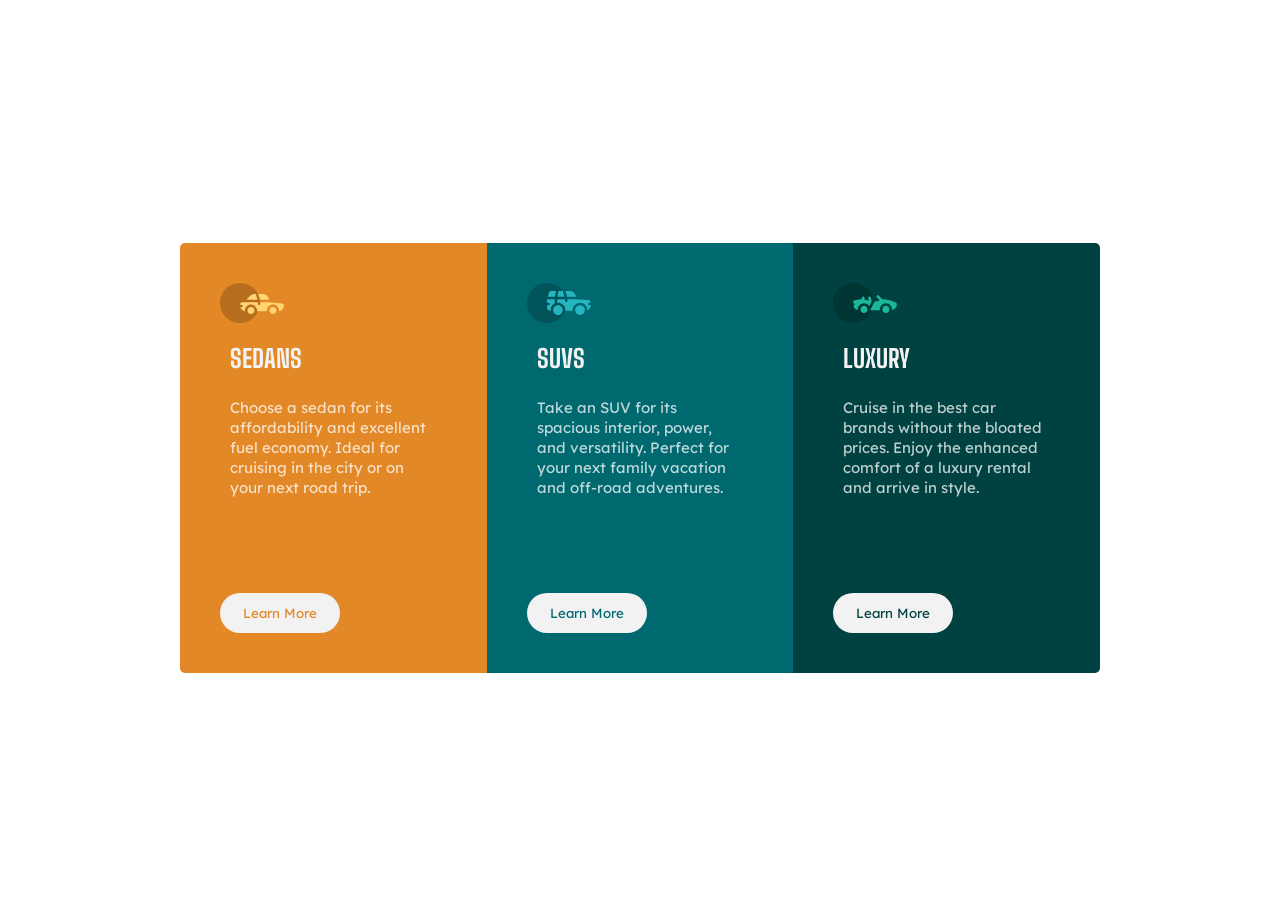
<file: index.html>
<!DOCTYPE html>
<html lang="en">
<head>
    <meta charset="UTF-8">
    <meta name="viewport" content="width=device-width, initial-scale=1.0">
    <link rel="stylesheet" href="style.css">
    <link rel="preconnect" href="https://fonts.googleapis.com">
<link rel="preconnect" href="https://fonts.gstatic.com" crossorigin>
<link href="https://fonts.googleapis.com/css2?family=Big+Shoulders:opsz,wght@10..72,100..900&family=Lexend+Deca:wght@100..900&display=swap" rel="stylesheet"><title>Practice</title>
</head>
<body>
    <div class="grid-container">
        <div class="item" id="item1">
            <img id="sedan" src="icon-sedans.svg" alt="Sedan icon">
            <h1 class="header">SEDANS</h1>
            <p class="p">Choose a sedan for its affordability and excellent fuel economy. Ideal for cruising in the city 
             or on your next road trip.</p>
             <button class="btn" style="color: hsl(31, 77%, 52%);">Learn More</button>
        </div>
        <div class="item" id="item2">
            <img id="suv" src="icon-suvs.svg" alt="SUV icon">
            <h1 class="header">SUVS</h1>
            <p class="p">Take an SUV for its spacious interior, power, and versatility. Perfect for your next family vacation 
  and off-road adventures.</p>
            <button class="btn" style="color:hsl(184, 100%, 22%);">Learn More</button>
        </div>
        <div class="item" id="item3">
            <img id="luxury" src="icon-luxury.svg" alt="Luxury icon">
            <h1 class="header">LUXURY</h1>
            <p class="p">Cruise in the best car brands without the bloated prices. Enjoy the enhanced comfort of a luxury 
  rental and arrive in style.</p>
             <button class="btn" style="color:hsl(179, 100%, 13%) ;">Learn More</button>
        </div>
    </div>
</body>
</html>
</file>
<file: style.css>
.grid-container{
    height: 100vh;
    display: grid;
    grid-template-columns: 1fr 1fr 1fr;
    
    align-items: center;
    justify-content: center;
    align-content: center ;
    max-width: 920px;
    margin: 0 auto;
    
}
.item{
    height: 350px;
    margin: 0;
    display: flex;
    flex-direction: column;
    align-items: flex-start;
    padding: 40px;
}
#item1{
    background-color:  hsl(31, 77%, 52%);
    border-top-left-radius:  5px;
    border-bottom-left-radius: 5px;

}
#item2{
    background-color: hsl(184, 100%, 22%);
}
#item3{
    background-color: hsl(179, 100%, 13%);
    border-top-right-radius:5px ;
    border-bottom-right-radius: 5px;
}


.header{
    font-family: "Big Shoulders";
    color: hsl(0, 0%, 95%);
    font-size: 25px;
    padding-left: 10px;
    margin-top: 20px;
    font-weight: 700;
    margin-bottom: 0;
    height: 30px;
    
}
.p{
    font-family: "Lexend Deca";
    font-weight: 400;
    font-size: 15px;
    color: hsla(0, 0%, 100%, 0.75);
    padding: 10px;
    line-height: 20px;
    
}
.btn{
    font-family: "Lexend Deca";
    background-color:hsl(0, 0%, 95%) ;
    border-radius: 20px;
    height: 40px;
    width: 120px;
    margin-top: auto;
    border: 0px;
}
@media (max-width: 768px) {
    .grid-container {
        grid-template-columns: 1fr; /* 1 column */
        height: auto; /* Let it grow taller than the screen */
        padding: 40px 20px; /* Add some space around the cards */
    }
    
}
</file>
